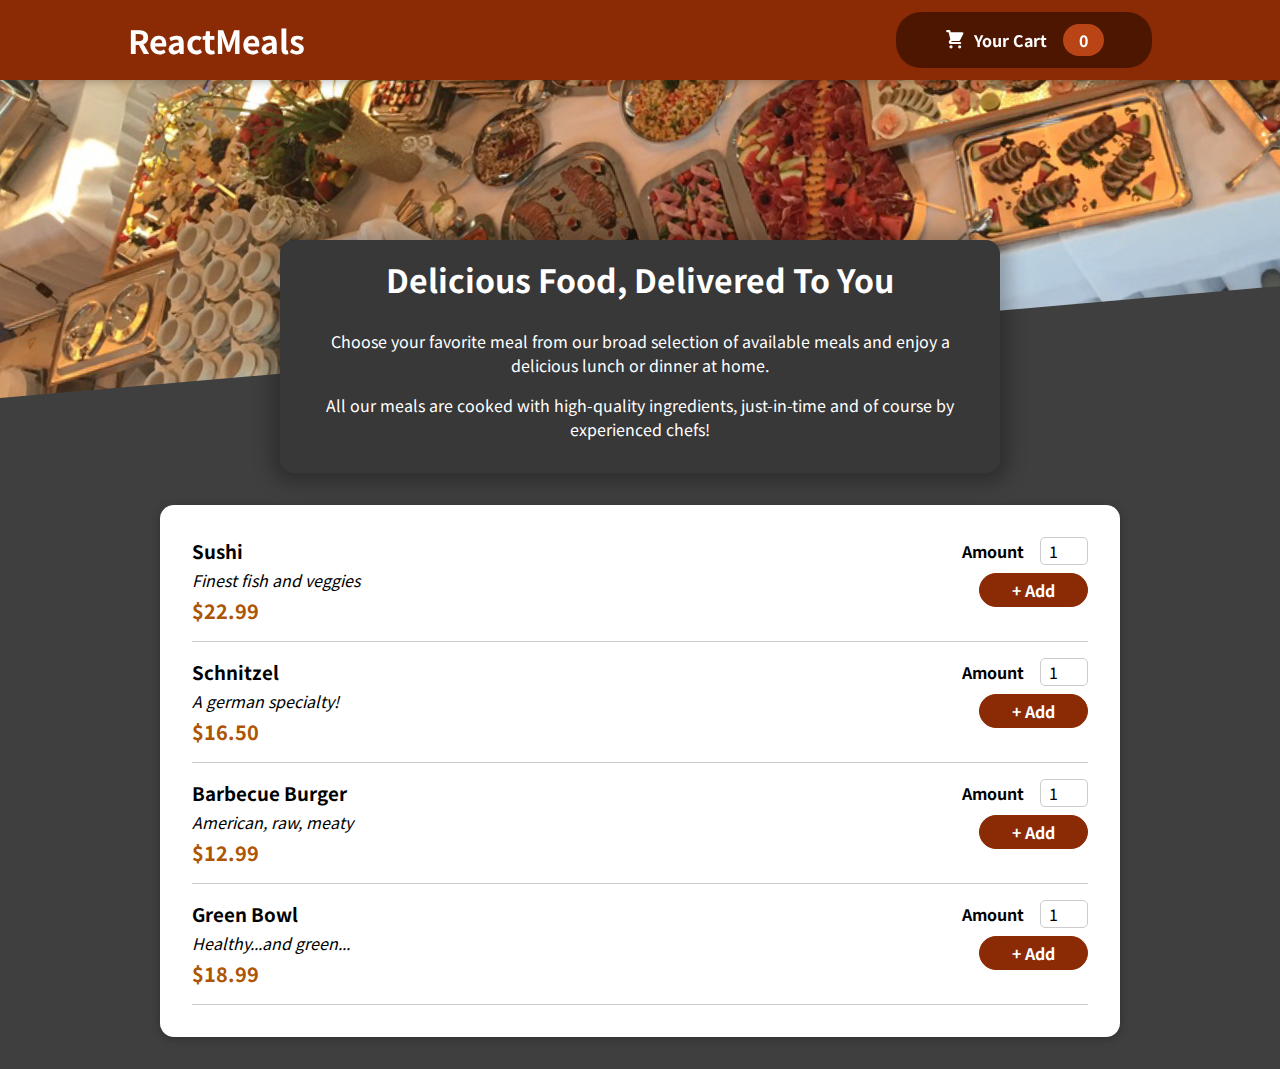
<file: index.html>
<!doctype html><html lang="en"><head><meta charset="utf-8"/><link rel="icon" href="/favicon.ico"/><meta name="viewport" content="width=device-width,initial-scale=1"/><meta name="theme-color" content="#000000"/><meta name="description" content="Web site created using create-react-app"/><link rel="apple-touch-icon" href="/logo192.png"/><link rel="manifest" href="/manifest.json"/><title>React App</title><script defer="defer" src="/static/js/main.beea24ef.js"></script><link href="/static/css/main.066d49ce.css" rel="stylesheet"></head><body><noscript>You need to enable JavaScript to run this app.</noscript><div id="root"></div><div id="overlays"></div></body></html>
</file>
<file: static/css/main.066d49ce.css>
@import url(https://fonts.googleapis.com/css2?family=Noto+Sans+JP:wght@400;700&display=swap);*{box-sizing:border-box}html{font-family:Noto Sans JP,sans-serif}body{background-color:#3f3f3f;margin:0}.HeaderCartButton_button__p7HHo{align-items:center;background-color:#4d1601;border:none;border-radius:25px;color:#fff;cursor:pointer;display:flex;font:inherit;font-weight:700;justify-content:space-around;padding:.75rem 3rem}.HeaderCartButton_button__p7HHo:active,.HeaderCartButton_button__p7HHo:hover{background-color:#2c0d00}.HeaderCartButton_icon__HgDPb{height:1.35rem;margin-right:.5rem;width:1.35rem}.HeaderCartButton_badge__KtJAB{background-color:#b94517;border-radius:25px;font-weight:700;margin-left:1rem;padding:.25rem 1rem}.HeaderCartButton_button__p7HHo:active .HeaderCartButton_badge__KtJAB,.HeaderCartButton_button__p7HHo:hover .HeaderCartButton_badge__KtJAB{background-color:#92320c}.HeaderCartButton_bump__\+96vW{-webkit-animation:HeaderCartButton_bump__\+96vW .3s ease-out;animation:HeaderCartButton_bump__\+96vW .3s ease-out}@-webkit-keyframes HeaderCartButton_bump__\+96vW{0%{-webkit-transform:scale(1);transform:scale(1)}10%{-webkit-transform:scale(.9);transform:scale(.9)}30%{-webkit-transform:scale(1.1);transform:scale(1.1)}50%{-webkit-transform:scale(1.15);transform:scale(1.15)}to{-webkit-transform:scale(1);transform:scale(1)}}@keyframes HeaderCartButton_bump__\+96vW{0%{-webkit-transform:scale(1);transform:scale(1)}10%{-webkit-transform:scale(.9);transform:scale(.9)}30%{-webkit-transform:scale(1.1);transform:scale(1.1)}50%{-webkit-transform:scale(1.15);transform:scale(1.15)}to{-webkit-transform:scale(1);transform:scale(1)}}.Header_header__VWeAd{align-items:center;background-color:#8a2b06;box-shadow:0 2px 8px rgba(0,0,0,.25);color:#fff;display:flex;height:5rem;justify-content:space-between;left:0;padding:0 10%;position:fixed;top:0;width:100%;z-index:10}.Header_main-image__OE1-L{height:25rem;overflow:hidden;width:100%;z-index:0}.Header_main-image__OE1-L img{height:100%;object-fit:cover;-webkit-transform:rotate(-5deg) translateY(-4rem) translateX(-1rem);transform:rotate(-5deg) translateY(-4rem) translateX(-1rem);width:110%}.MealsSummary_summary__4b5Om{background-color:#383838;border-radius:14px;box-shadow:0 1px 18px 10px rgba(0,0,0,.25);color:#fff;margin:-10rem auto auto;max-width:45rem;padding:1rem;position:relative;text-align:center;width:90%}.MealsSummary_summary__4b5Om h2{font-size:2rem;margin-top:0}.Card_card__4l-zV{background-color:#fff;border-radius:14px;box-shadow:0 2px 8px rgba(0,0,0,.25);padding:1rem}.Input_input__S0VP2{align-items:center;display:flex;margin-bottom:.5rem}.Input_input__S0VP2 label{font-weight:700;margin-right:1rem}.Input_input__S0VP2 input{border:1px solid #ccc;border-radius:5px;font:inherit;padding-left:.5rem;width:3rem}.MealItemForm_form__-\+SlM{text-align:right}.MealItemForm_form__-\+SlM button{background-color:#8a2b06;border:1px solid #8a2b06;border-radius:20px;color:#fff;cursor:pointer;font:inherit;font-weight:700;padding:.25rem 2rem}.MealItemForm_form__-\+SlM button:active,.MealItemForm_form__-\+SlM button:hover{background-color:#641e03;border-color:#641e03}.MealItem_meal__P7y\+P{border-bottom:1px solid #ccc;display:flex;justify-content:space-between;margin:1rem;padding-bottom:1rem}.MealItem_meal__P7y\+P h3{margin:0 0 .25rem}.MealItem_description__Kj2ld{font-style:italic}.MealItem_price__-Ey-Z{color:#ad5502;font-size:1.25rem;font-weight:700;margin-top:.25rem}.AvailableMeals_meals__KJa\+x{-webkit-animation:AvailableMeals_meals-appear__amsP\+ 1s ease-out forwards;animation:AvailableMeals_meals-appear__amsP\+ 1s ease-out forwards;margin:2rem auto;max-width:60rem;width:90%}.AvailableMeals_meals__KJa\+x ul{list-style:none;margin:0;padding:0}@-webkit-keyframes AvailableMeals_meals-appear__amsP\+{0%{opacity:0;-webkit-transform:translateY(3rem);transform:translateY(3rem)}to{opacity:1;-webkit-transform:translateY(0);transform:translateY(0)}}@keyframes AvailableMeals_meals-appear__amsP\+{0%{opacity:0;-webkit-transform:translateY(3rem);transform:translateY(3rem)}to{opacity:1;-webkit-transform:translateY(0);transform:translateY(0)}}.Modal_backdrop__-uPs3{background-color:rgba(0,0,0,.75);height:100vh;left:0;position:fixed;top:0;width:100%;z-index:20}.Modal_modal__N42kI{-webkit-animation:Modal_slide-down__DmjeI .3s ease-out forwards;animation:Modal_slide-down__DmjeI .3s ease-out forwards;background-color:#fff;border-radius:14px;box-shadow:0 2px 8px rgba(0,0,0,.25);left:5%;padding:1rem;position:fixed;top:20vh;width:90%;z-index:30}@media (min-width:768px){.Modal_modal__N42kI{left:calc(50% - 20rem);width:40rem}}@-webkit-keyframes Modal_slide-down__DmjeI{0%{opacity:0;-webkit-transform:translateY(-3rem);transform:translateY(-3rem)}to{opacity:1;-webkit-transform:translateY(0);transform:translateY(0)}}@keyframes Modal_slide-down__DmjeI{0%{opacity:0;-webkit-transform:translateY(-3rem);transform:translateY(-3rem)}to{opacity:1;-webkit-transform:translateY(0);transform:translateY(0)}}.CartItem_cart-item__JUDnM{align-items:center;border-bottom:2px solid #8a2b06;display:flex;justify-content:space-between;margin:1rem 0;padding:1rem 0}.CartItem_cart-item__JUDnM h2{color:#363636;margin:0 0 .5rem}.CartItem_summary__LdEGP{align-items:center;display:flex;justify-content:space-between;width:10rem}.CartItem_price__LFWwk{color:#8a2b06;font-weight:700}.CartItem_amount__q3VHX{border:1px solid #ccc;border-radius:6px;color:#363636;font-weight:700;padding:.25rem .75rem}.CartItem_actions__FJ5qp{display:flex;flex-direction:column}@media (min-width:768px){.CartItem_actions__FJ5qp{flex-direction:row}}.CartItem_cart-item__JUDnM button{background-color:transparent;border:1px solid #8a2b06;border-radius:6px;color:#8a2b06;cursor:pointer;font:inherit;font-size:1.25rem;font-weight:700;margin:.25rem;text-align:center;width:3rem}.CartItem_cart-item__JUDnM button:active,.CartItem_cart-item__JUDnM button:hover{background-color:#8a2b06;color:#fff}.Cart_cart-items__W1M2t{list-style:none;margin:0;max-height:20rem;overflow:auto;padding:0}.Cart_total__XIL5c{align-items:center;display:flex;font-size:1.5rem;font-weight:700;justify-content:space-between;margin:1rem 0}.Cart_actions__Ra3W9{text-align:right}.Cart_actions__Ra3W9 button{background-color:transparent;border:1px solid #8a2b06;border-radius:25px;cursor:pointer;font:inherit;margin-left:1rem;padding:.5rem 2rem}.Cart_actions__Ra3W9 button:active,.Cart_actions__Ra3W9 button:hover{background-color:#5a1a01;border-color:#5a1a01;color:#fff}.Cart_actions__Ra3W9 .Cart_button--alt__ol3Zm{color:#8a2b06}.Cart_actions__Ra3W9 .Cart_button__q\+wAl{background-color:#8a2b06;color:#fff}
/*# sourceMappingURL=main.066d49ce.css.map*/
</file>
